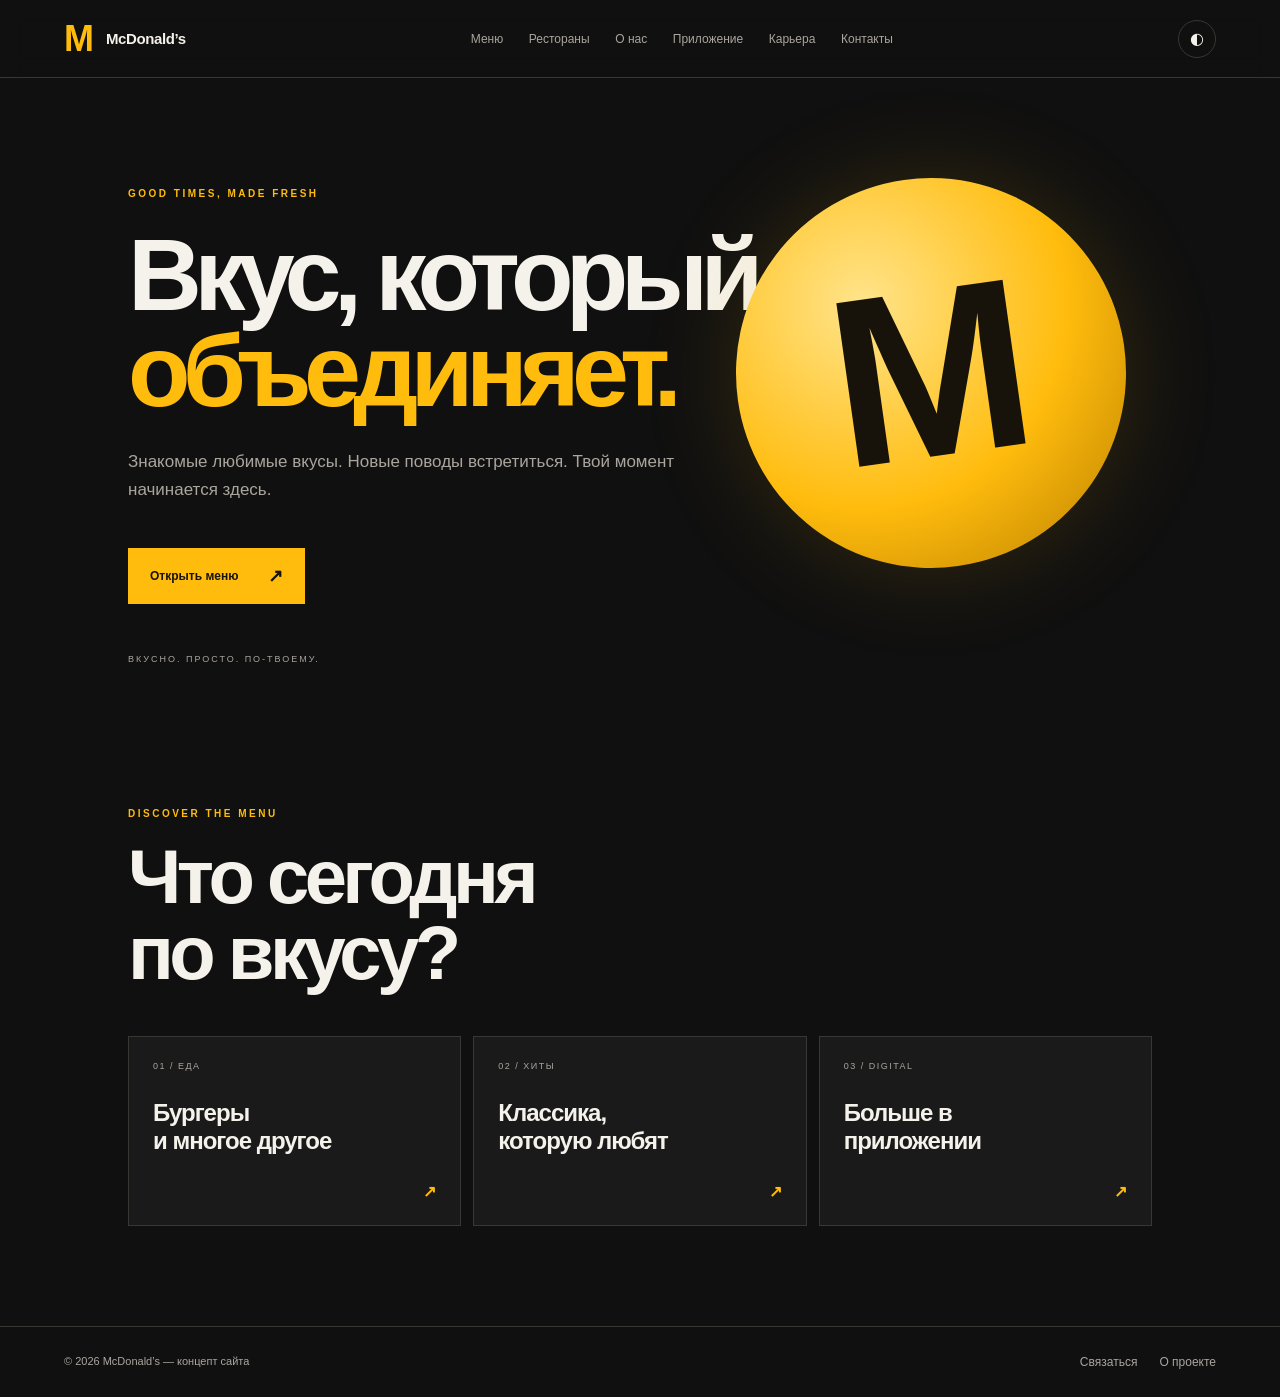
<file: index.html>
<!doctype html><html lang="ru"><head><meta charset="utf-8"><meta name="viewport" content="width=device-width,initial-scale=1"><meta name="theme-color" content="#101010"><title>McDonald's — Вкус момента</title><link rel="stylesheet" href="css/style.css"></head><body><header><a class="brand" href="index.html"><b>M</b><span>McDonald’s</span></a><nav><a href="menu.html">Меню</a><a href="locations.html">Рестораны</a><a href="about.html">О нас</a><a href="app.html">Приложение</a><a href="careers.html">Карьера</a><a href="contacts.html">Контакты</a></nav><button id="theme" aria-label="Сменить тему">◐</button></header><main><section class="hero"><p class="eyebrow">GOOD TIMES, MADE FRESH</p><h1>Вкус, который<br><em>объединяет.</em></h1><p class="lead">Знакомые любимые вкусы. Новые поводы встретиться. Твой момент начинается здесь.</p><a class="cta" href="menu.html">Открыть меню <span>↗</span></a><div class="orb">M</div><small class="hero-note">ВКУСНО. ПРОСТО. ПО-ТВОЕМУ.</small></section><section class="intro"><p class="eyebrow">DISCOVER THE MENU</p><h2>Что сегодня<br>по вкусу?</h2><div class="tiles"><a href="menu.html"><span>01 / ЕДА</span><strong>Бургеры<br>и многое другое</strong><b>↗</b></a><a href="product.html"><span>02 / ХИТЫ</span><strong>Классика,<br>которую любят</strong><b>↗</b></a><a href="app.html"><span>03 / DIGITAL</span><strong>Больше в<br>приложении</strong><b>↗</b></a></div></section></main><footer><span>© 2026 McDonald’s — концепт сайта</span><div><a href="contacts.html">Связаться</a><a href="about.html">О проекте</a></div></footer><script src="js/app.js"></script></body></html>
</file>
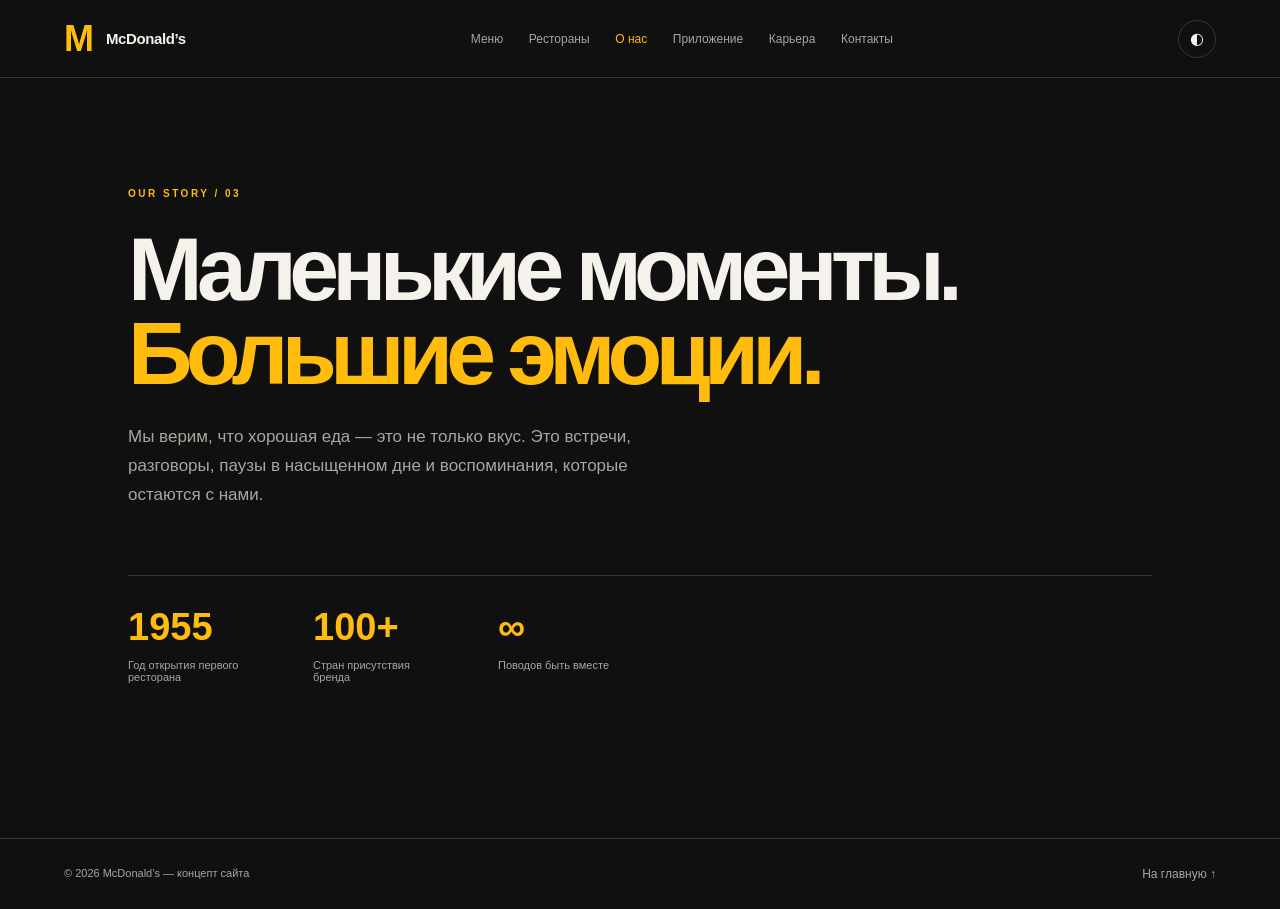
<file: about.html>
<!doctype html><html lang="ru"><head><meta charset="utf-8"><meta name="viewport" content="width=device-width,initial-scale=1"><title>О нас — McDonald's</title><link rel="stylesheet" href="css/style.css"></head><body><header><a class="brand" href="index.html"><b>M</b><span>McDonald’s</span></a><nav><a href="menu.html">Меню</a><a href="locations.html">Рестораны</a><a class="active" href="about.html">О нас</a><a href="app.html">Приложение</a><a href="careers.html">Карьера</a><a href="contacts.html">Контакты</a></nav><button id="theme">◐</button></header><main class="page"><p class="eyebrow">OUR STORY / 03</p><h1>Маленькие моменты.<br><em>Большие эмоции.</em></h1><p class="lead">Мы верим, что хорошая еда — это не только вкус. Это встречи, разговоры, паузы в насыщенном дне и воспоминания, которые остаются с нами.</p><div class="statline"><div><b>1955</b><span>Год открытия первого ресторана</span></div><div><b>100+</b><span>Стран присутствия бренда</span></div><div><b>∞</b><span>Поводов быть вместе</span></div></div></main><footer><span>© 2026 McDonald’s — концепт сайта</span><a href="index.html">На главную ↑</a></footer><script src="js/app.js"></script></body></html>
</file>
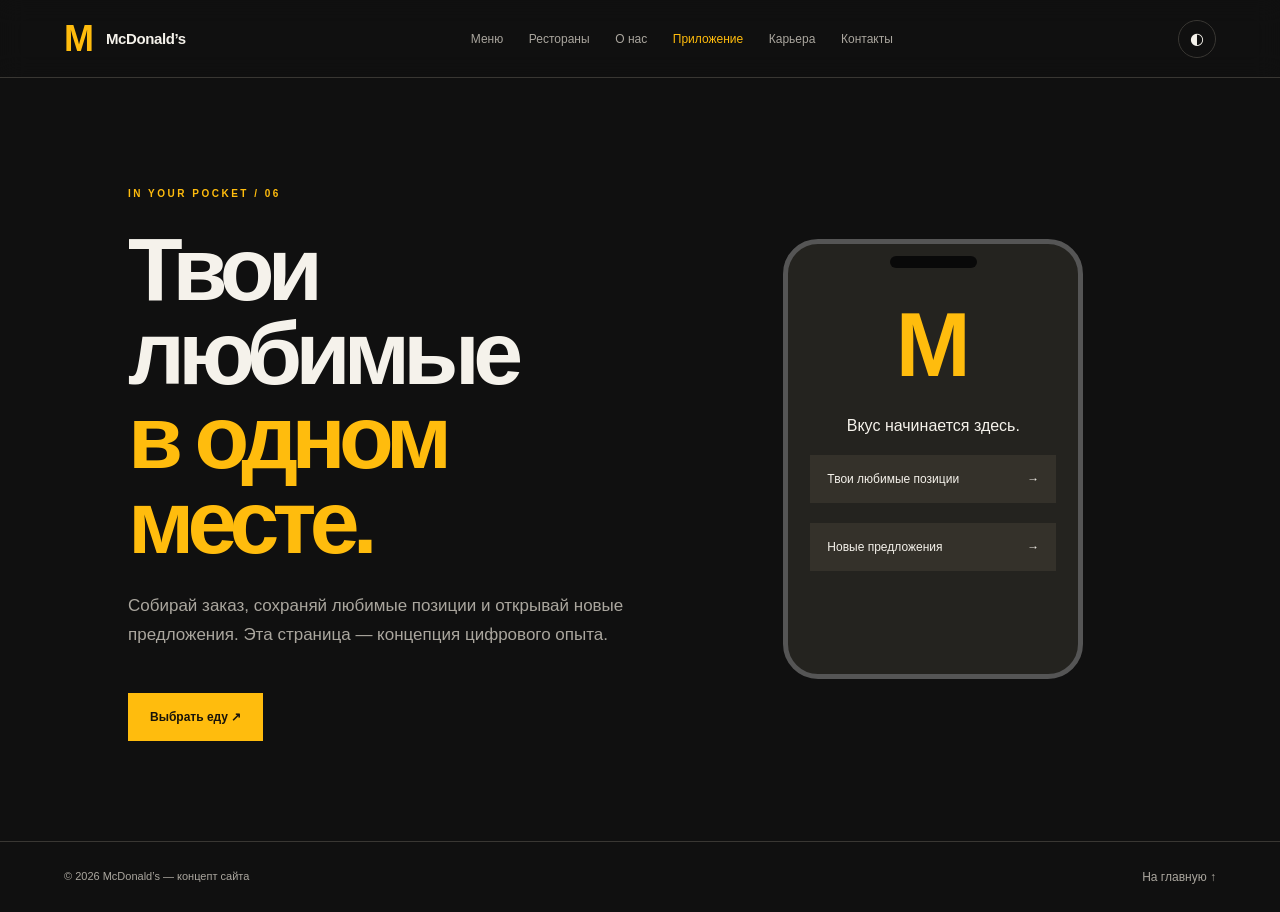
<file: app.html>
<!doctype html><html lang="ru"><head><meta charset="utf-8"><meta name="viewport" content="width=device-width,initial-scale=1"><title>Приложение — McDonald's</title><link rel="stylesheet" href="css/style.css"></head><body><header><a class="brand" href="index.html"><b>M</b><span>McDonald’s</span></a><nav><a href="menu.html">Меню</a><a href="locations.html">Рестораны</a><a href="about.html">О нас</a><a class="active" href="app.html">Приложение</a><a href="careers.html">Карьера</a><a href="contacts.html">Контакты</a></nav><button id="theme">◐</button></header><main class="page split"><div><p class="eyebrow">IN YOUR POCKET / 06</p><h1>Твои любимые<br><em>в одном месте.</em></h1><p class="lead">Собирай заказ, сохраняй любимые позиции и открывай новые предложения. Эта страница — концепция цифрового опыта.</p><a class="cta" href="menu.html">Выбрать еду ↗</a></div><div class="phone"><div class="phone-top"></div><b>M</b><span>Вкус начинается здесь.</span><div class="phone-row">Твои любимые позиции <strong>→</strong></div><div class="phone-row">Новые предложения <strong>→</strong></div></div></main><footer><span>© 2026 McDonald’s — концепт сайта</span><a href="index.html">На главную ↑</a></footer><script src="js/app.js"></script></body></html>
</file>
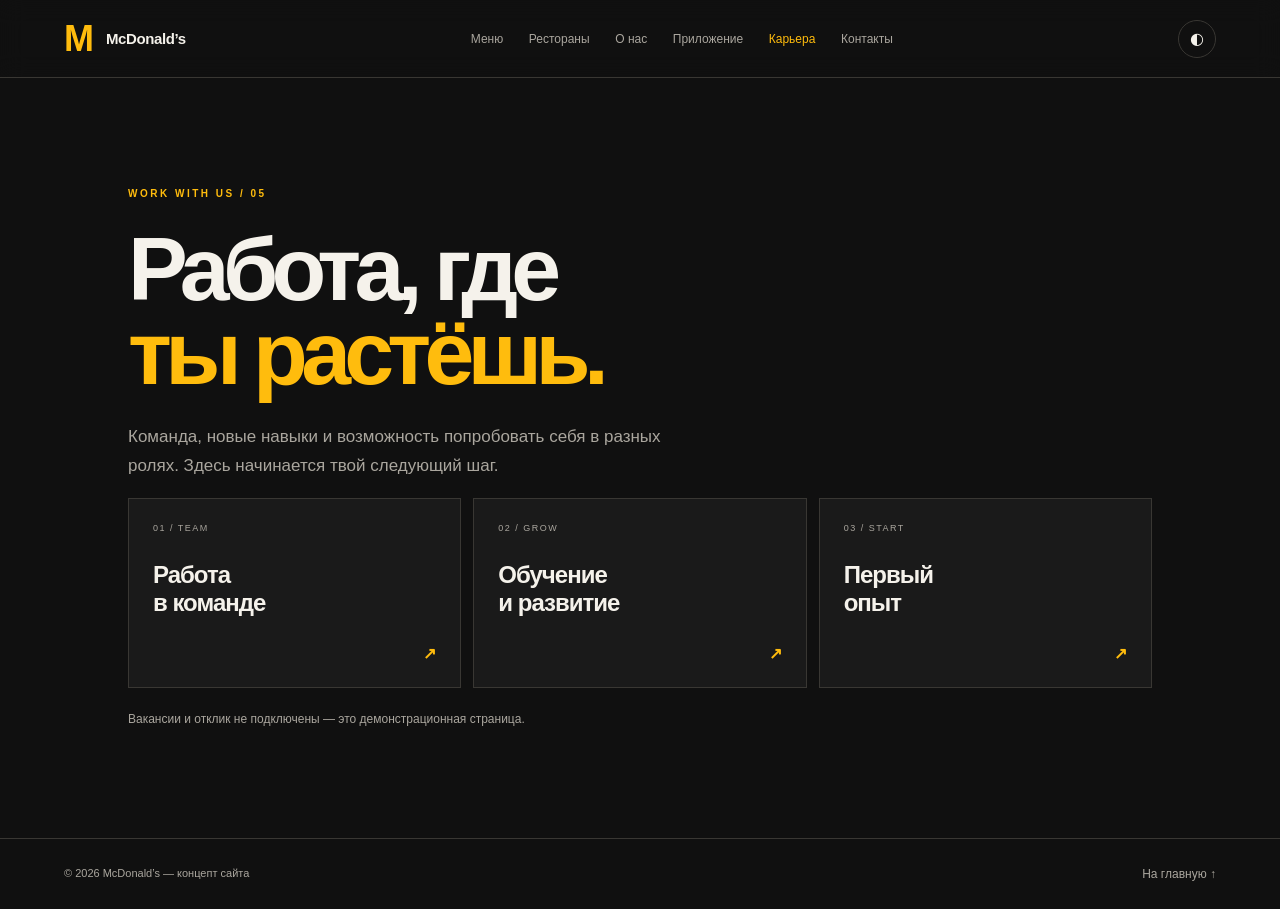
<file: careers.html>
<!doctype html><html lang="ru"><head><meta charset="utf-8"><meta name="viewport" content="width=device-width,initial-scale=1"><title>Карьера — McDonald's</title><link rel="stylesheet" href="css/style.css"></head><body><header><a class="brand" href="index.html"><b>M</b><span>McDonald’s</span></a><nav><a href="menu.html">Меню</a><a href="locations.html">Рестораны</a><a href="about.html">О нас</a><a href="app.html">Приложение</a><a class="active" href="careers.html">Карьера</a><a href="contacts.html">Контакты</a></nav><button id="theme">◐</button></header><main class="page"><p class="eyebrow">WORK WITH US / 05</p><h1>Работа, где<br><em>ты растёшь.</em></h1><p class="lead">Команда, новые навыки и возможность попробовать себя в разных ролях. Здесь начинается твой следующий шаг.</p><div class="tiles"><a><span>01 / TEAM</span><strong>Работа<br>в команде</strong><b>↗</b></a><a><span>02 / GROW</span><strong>Обучение<br>и развитие</strong><b>↗</b></a><a><span>03 / START</span><strong>Первый<br>опыт</strong><b>↗</b></a></div><p class="notice">Вакансии и отклик не подключены — это демонстрационная страница.</p></main><footer><span>© 2026 McDonald’s — концепт сайта</span><a href="index.html">На главную ↑</a></footer><script src="js/app.js"></script></body></html>
</file>
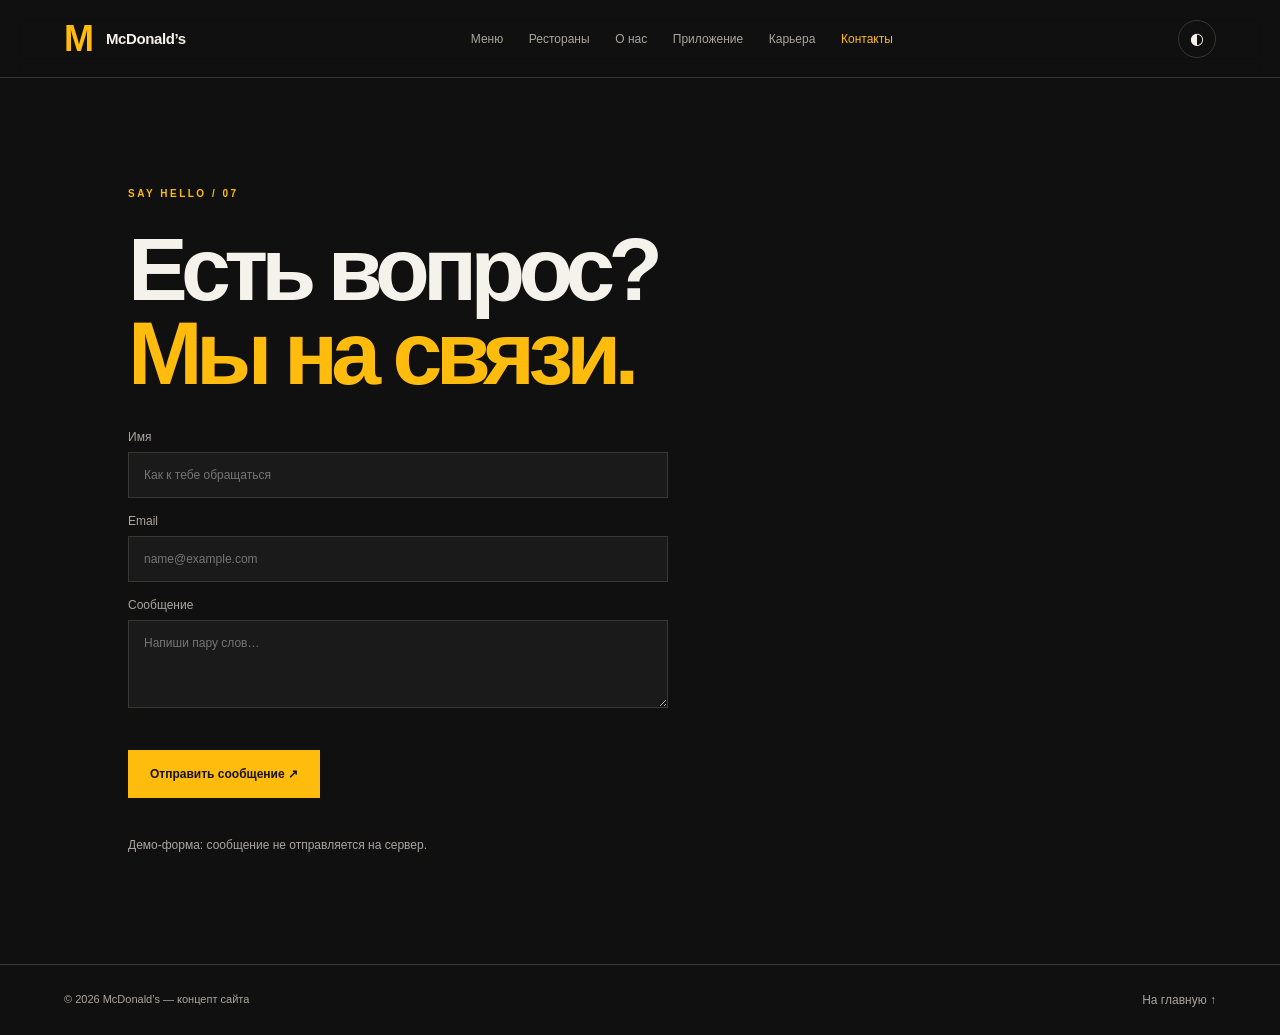
<file: contacts.html>
<!doctype html><html lang="ru"><head><meta charset="utf-8"><meta name="viewport" content="width=device-width,initial-scale=1"><title>Контакты — McDonald's</title><link rel="stylesheet" href="css/style.css"></head><body><header><a class="brand" href="index.html"><b>M</b><span>McDonald’s</span></a><nav><a href="menu.html">Меню</a><a href="locations.html">Рестораны</a><a href="about.html">О нас</a><a href="app.html">Приложение</a><a href="careers.html">Карьера</a><a class="active" href="contacts.html">Контакты</a></nav><button id="theme">◐</button></header><main class="page"><p class="eyebrow">SAY HELLO / 07</p><h1>Есть вопрос?<br><em>Мы на связи.</em></h1><form id="contact"><label>Имя<input required placeholder="Как к тебе обращаться"></label><label>Email<input type="email" required placeholder="name@example.com"></label><label>Сообщение<textarea required rows="4" placeholder="Напиши пару слов…"></textarea></label><button class="cta">Отправить сообщение ↗</button><p id="form-result" class="notice">Демо-форма: сообщение не отправляется на сервер.</p></form></main><footer><span>© 2026 McDonald’s — концепт сайта</span><a href="index.html">На главную ↑</a></footer><script src="js/app.js"></script></body></html>
</file>
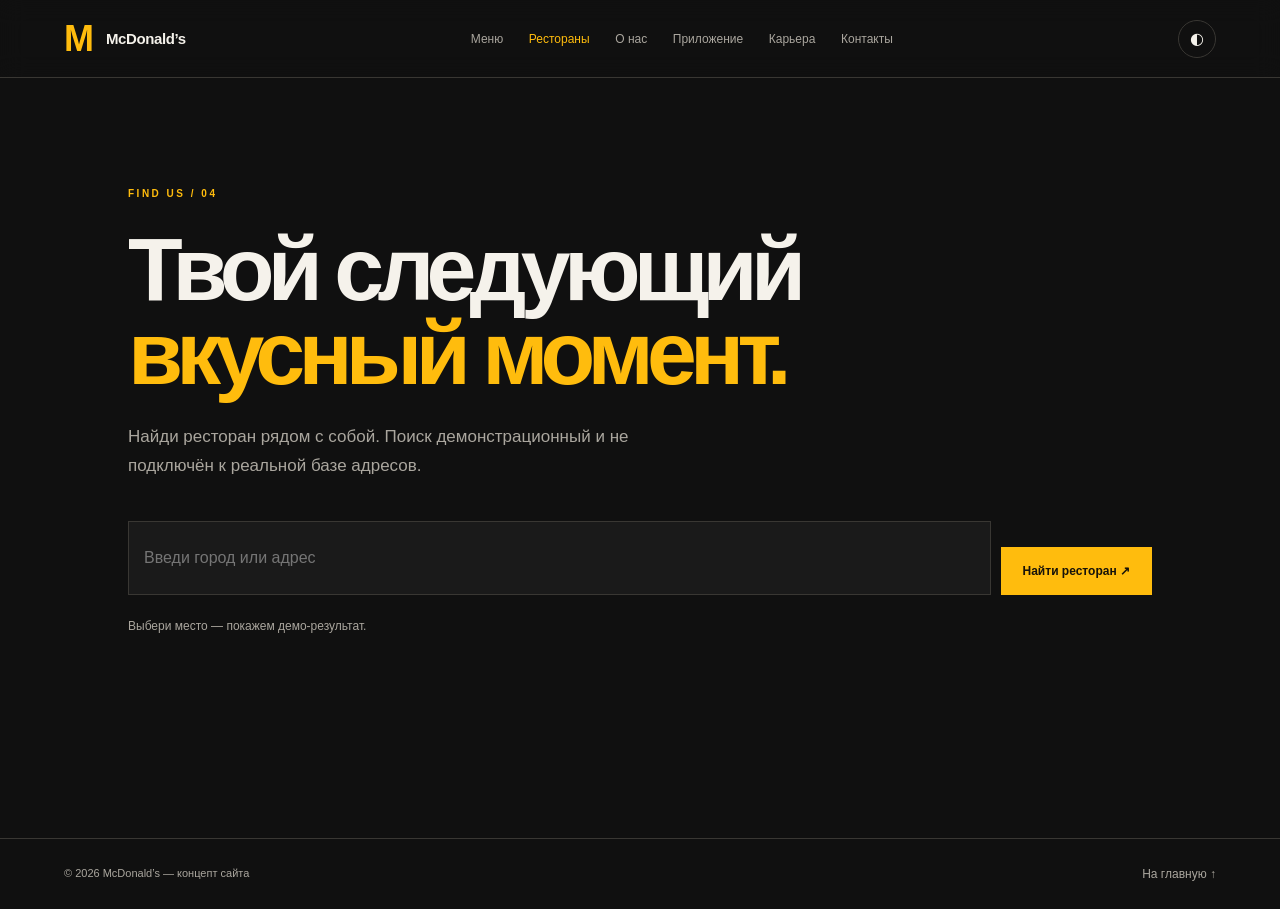
<file: locations.html>
<!doctype html><html lang="ru"><head><meta charset="utf-8"><meta name="viewport" content="width=device-width,initial-scale=1"><title>Рестораны — McDonald's</title><link rel="stylesheet" href="css/style.css"></head><body><header><a class="brand" href="index.html"><b>M</b><span>McDonald’s</span></a><nav><a href="menu.html">Меню</a><a class="active" href="locations.html">Рестораны</a><a href="about.html">О нас</a><a href="app.html">Приложение</a><a href="careers.html">Карьера</a><a href="contacts.html">Контакты</a></nav><button id="theme">◐</button></header><main class="page"><p class="eyebrow">FIND US / 04</p><h1>Твой следующий<br><em>вкусный момент.</em></h1><p class="lead">Найди ресторан рядом с собой. Поиск демонстрационный и не подключён к реальной базе адресов.</p><div class="toolbar"><input id="city" placeholder="Введи город или адрес"><button class="cta" id="find">Найти ресторан ↗</button></div><p id="location-result" class="notice">Выбери место — покажем демо-результат.</p></main><footer><span>© 2026 McDonald’s — концепт сайта</span><a href="index.html">На главную ↑</a></footer><script src="js/app.js"></script></body></html>
</file>
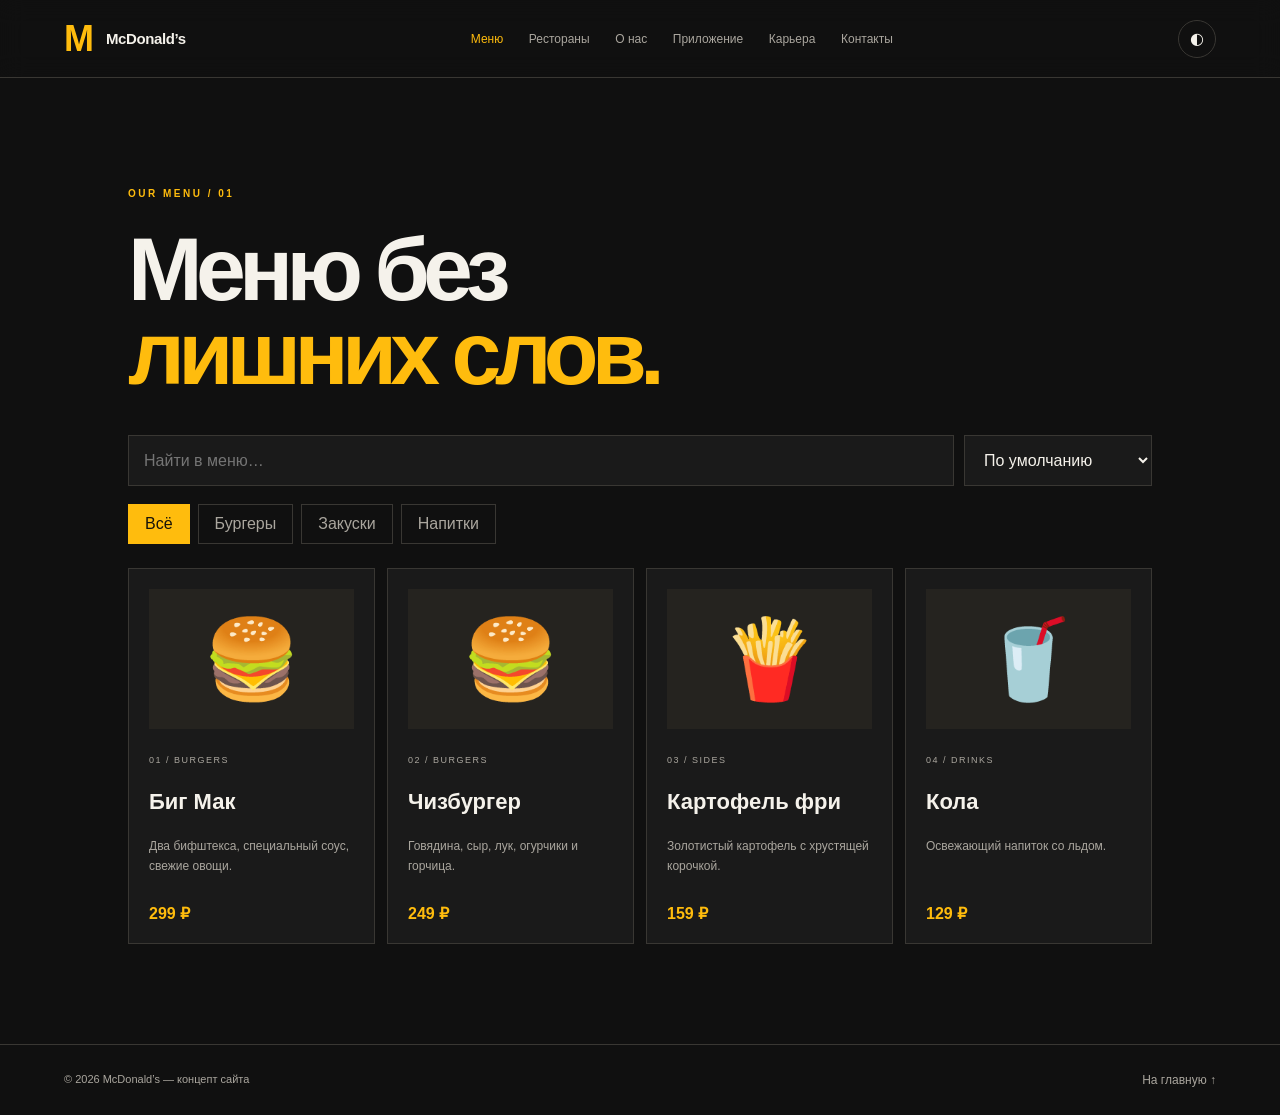
<file: menu.html>
<!doctype html><html lang="ru"><head><meta charset="utf-8"><meta name="viewport" content="width=device-width,initial-scale=1"><title>Меню — McDonald's</title><link rel="stylesheet" href="css/style.css"></head><body><header><a class="brand" href="index.html"><b>M</b><span>McDonald’s</span></a><nav><a class="active" href="menu.html">Меню</a><a href="locations.html">Рестораны</a><a href="about.html">О нас</a><a href="app.html">Приложение</a><a href="careers.html">Карьера</a><a href="contacts.html">Контакты</a></nav><button id="theme">◐</button></header><main class="page"><p class="eyebrow">OUR MENU / 01</p><h1>Меню без<br><em>лишних слов.</em></h1><div class="toolbar"><input id="search" placeholder="Найти в меню…"><select id="sort"><option value="default">По умолчанию</option><option value="asc">Сначала дешевле</option><option value="desc">Сначала дороже</option></select></div><div class="filters"><button class="filter active" data-filter="all">Всё</button><button class="filter" data-filter="burger">Бургеры</button><button class="filter" data-filter="snack">Закуски</button><button class="filter" data-filter="drink">Напитки</button></div><div class="products" id="products"><article data-category="burger" data-price="299"><div class="food">🍔</div><small>01 / BURGERS</small><h3>Биг Мак</h3><p>Два бифштекса, специальный соус, свежие овощи.</p><b>299 ₽</b></article><article data-category="burger" data-price="249"><div class="food">🍔</div><small>02 / BURGERS</small><h3>Чизбургер</h3><p>Говядина, сыр, лук, огурчики и горчица.</p><b>249 ₽</b></article><article data-category="snack" data-price="159"><div class="food">🍟</div><small>03 / SIDES</small><h3>Картофель фри</h3><p>Золотистый картофель с хрустящей корочкой.</p><b>159 ₽</b></article><article data-category="drink" data-price="129"><div class="food">🥤</div><small>04 / DRINKS</small><h3>Кола</h3><p>Освежающий напиток со льдом.</p><b>129 ₽</b></article></div><p id="empty" hidden>Ничего не найдено. Попробуй изменить запрос.</p></main><footer><span>© 2026 McDonald’s — концепт сайта</span><a href="index.html">На главную ↑</a></footer><script src="js/app.js"></script></body></html>
</file>
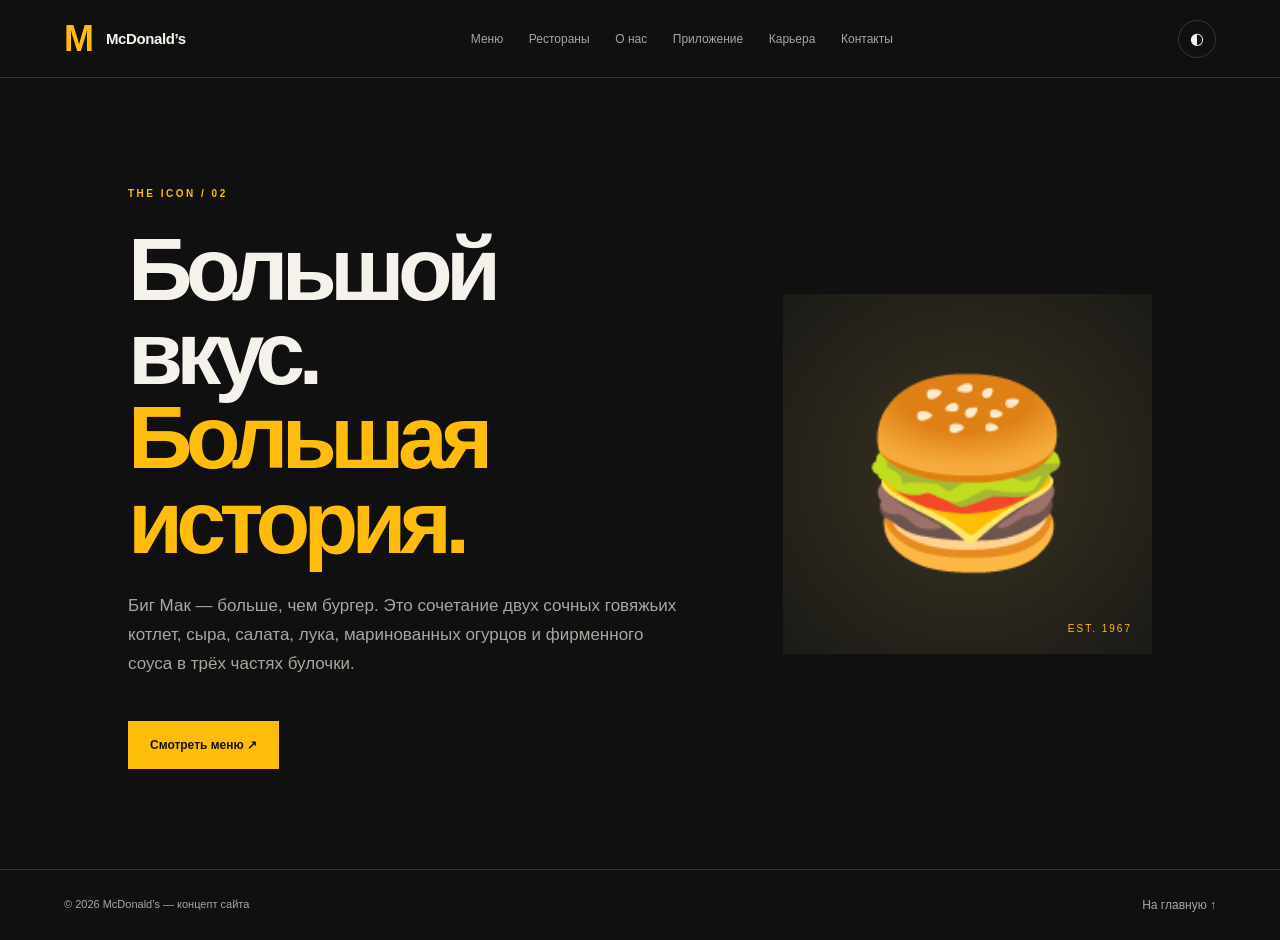
<file: product.html>
<!doctype html><html lang="ru"><head><meta charset="utf-8"><meta name="viewport" content="width=device-width,initial-scale=1"><title>Хиты — McDonald's</title><link rel="stylesheet" href="css/style.css"></head><body><header><a class="brand" href="index.html"><b>M</b><span>McDonald’s</span></a><nav><a href="menu.html">Меню</a><a href="locations.html">Рестораны</a><a href="about.html">О нас</a><a href="app.html">Приложение</a><a href="careers.html">Карьера</a><a href="contacts.html">Контакты</a></nav><button id="theme">◐</button></header><main class="page split"><div><p class="eyebrow">THE ICON / 02</p><h1>Большой вкус.<br><em>Большая история.</em></h1><p class="lead">Биг Мак — больше, чем бургер. Это сочетание двух сочных говяжьих котлет, сыра, салата, лука, маринованных огурцов и фирменного соуса в трёх частях булочки.</p><a class="cta" href="menu.html">Смотреть меню ↗</a></div><div class="feature-art">🍔<span>EST. 1967</span></div></main><footer><span>© 2026 McDonald’s — концепт сайта</span><a href="index.html">На главную ↑</a></footer><script src="js/app.js"></script></body></html>
</file>
<file: css/style.css>
:root{color-scheme:dark;--bg:#101010;--panel:#1a1a1a;--fg:#f5f2eb;--muted:#aaa69e;--accent:#ffbc0d;--line:#393733}*{box-sizing:border-box}html{scroll-behavior:smooth}body{margin:0;background:var(--bg);color:var(--fg);font-family:Arial,Helvetica,sans-serif;transition:background .25s,color .25s}body.light{--bg:#f3f0e9;--panel:#fff;--fg:#171717;--muted:#666;--line:#d4d0c8}a{color:inherit;text-decoration:none}header{height:78px;padding:0 5vw;display:flex;align-items:center;justify-content:space-between;border-bottom:1px solid var(--line);position:sticky;top:0;background:color-mix(in srgb,var(--bg) 94%,transparent);backdrop-filter:blur(12px);z-index:5}.brand{display:flex;align-items:center;gap:12px;font-weight:700}.brand b{font-size:36px;line-height:1;color:var(--accent);font-family:Arial Black,Arial}.brand span{font-size:15px;letter-spacing:-.4px}nav{display:flex;gap:clamp(12px,2vw,30px)}nav a,footer a{font-size:12px;color:var(--muted);transition:color .2s}nav a:hover,nav a.active,footer a:hover{color:var(--accent)}button,input,textarea,select{font:inherit}header button{border:1px solid var(--line);background:none;color:var(--fg);border-radius:50%;width:38px;height:38px;cursor:pointer}.hero{min-height:620px;padding:100px 10vw 70px;position:relative;overflow:hidden}.eyebrow{font-size:10px;letter-spacing:2.5px;color:var(--accent);font-weight:bold}.hero h1,.page h1{font-size:clamp(52px,8vw,112px);line-height:.94;letter-spacing:-.075em;margin:28px 0}.hero h1 em,.page h1 em,h2 em{color:var(--accent);font-style:normal}.lead{font-size:17px;line-height:1.7;color:var(--muted);max-width:560px}.cta{display:inline-flex;align-items:center;gap:30px;margin-top:26px;padding:17px 22px;background:var(--accent);color:#17130a;border:0;font-weight:700;font-size:12px;cursor:pointer}.cta span{font-size:18px}.orb{position:absolute;right:12%;top:100px;width:min(36vw,390px);aspect-ratio:1;border-radius:50%;display:grid;place-items:center;font-size:clamp(100px,20vw,240px);font-weight:900;color:#17130a;background:radial-gradient(circle at 35% 30%,#ffe48b,var(--accent) 55%,#b77d00);box-shadow:0 0 100px #ffbc0d25;transform:rotate(-8deg)}.hero-note{position:absolute;bottom:34px;left:10vw;color:var(--muted);letter-spacing:2px;font-size:9px}.intro,.page{padding:100px 10vw}.intro h2{font-size:clamp(42px,6vw,76px);letter-spacing:-.06em;line-height:1;margin:20px 0 45px}.tiles{display:grid;grid-template-columns:repeat(3,1fr);gap:12px}.tiles>a{background:var(--panel);border:1px solid var(--line);min-height:190px;padding:24px;display:flex;flex-direction:column;align-items:flex-start;justify-content:space-between;transition:transform .25s,border-color .25s}.tiles>a:hover{transform:translateY(-5px);border-color:var(--accent)}.tiles span,.products small{font-size:9px;letter-spacing:1.5px;color:var(--muted)}.tiles strong{font-size:24px;letter-spacing:-1px}.tiles b{color:var(--accent);align-self:flex-end}footer{padding:28px 5vw;border-top:1px solid var(--line);display:flex;justify-content:space-between;color:var(--muted);font-size:11px}footer div{display:flex;gap:22px}.page{min-height:calc(100vh - 140px)}.page h1{font-size:clamp(48px,7vw,90px)}.toolbar{display:flex;gap:10px;margin:40px 0 18px}.toolbar input,.toolbar select,input,textarea{background:var(--panel);border:1px solid var(--line);color:var(--fg);padding:15px;outline:none}.toolbar input{flex:1}.filters{display:flex;gap:8px;margin-bottom:24px}.filter{padding:10px 16px;background:none;color:var(--muted);border:1px solid var(--line);cursor:pointer}.filter.active{background:var(--accent);color:#17130a;border-color:var(--accent)}.products{display:grid;grid-template-columns:repeat(4,1fr);gap:12px}.products article{background:var(--panel);border:1px solid var(--line);padding:20px}.food{height:140px;display:grid;place-items:center;font-size:78px;background:#25231f;margin-bottom:20px}.products h3{font-size:22px}.products p{font-size:12px;line-height:1.6;color:var(--muted);min-height:55px}.products article>b{color:var(--accent)}.split{display:grid;grid-template-columns:1.2fr .8fr;gap:8vw;align-items:center}.feature-art{min-height:360px;background:radial-gradient(circle,#3b3321,#1b1a17);display:grid;place-items:center;font-size:180px;position:relative}.feature-art span{position:absolute;bottom:20px;right:20px;font-size:10px;letter-spacing:2px;color:var(--accent)}.statline{display:flex;gap:55px;margin-top:65px;border-top:1px solid var(--line);padding-top:30px}.statline div{display:flex;flex-direction:column;gap:10px}.statline b{font-size:38px;color:var(--accent)}.statline span{font-size:11px;color:var(--muted);max-width:130px}.notice{color:var(--muted);font-size:12px;margin-top:24px}.phone{background:#24231f;border:5px solid #555;border-radius:35px;max-width:300px;min-height:440px;padding:50px 22px 22px;display:flex;flex-direction:column;gap:20px;position:relative}.phone-top{position:absolute;top:12px;left:35%;width:30%;height:12px;border-radius:10px;background:#090909}.phone>b{font-size:90px;color:var(--accent);text-align:center}.phone>span{text-align:center}.phone-row{padding:17px;background:#34312a;font-size:12px;display:flex;justify-content:space-between}form{max-width:540px;display:grid;gap:16px;margin-top:35px}form label{display:grid;gap:8px;font-size:12px;color:var(--muted)}form input,form textarea{width:100%;resize:vertical}form .cta{justify-self:start}body.reveal main>*{animation:rise .6s both}body.reveal main>*:nth-child(2){animation-delay:.08s}body.reveal main>*:nth-child(3){animation-delay:.16s}@keyframes rise{from{opacity:0;transform:translateY(16px)}to{opacity:1;transform:none}}@media(max-width:760px){header{height:auto;min-height:70px;flex-wrap:wrap;padding:14px 5vw;gap:12px}nav{order:3;width:100%;overflow:auto;padding:8px 0 4px}nav a{white-space:nowrap}.hero{padding:75px 7vw 90px;min-height:620px}.hero h1{font-size:62px}.orb{top:310px;right:8%;width:220px;opacity:.8}.intro,.page{padding:70px 7vw}.tiles,.products{grid-template-columns:repeat(2,1fr)}.split{grid-template-columns:1fr}.feature-art{min-height:250px;font-size:130px}.statline{gap:20px}.statline b{font-size:28px}.toolbar{flex-wrap:wrap}.toolbar input{min-width:100%}footer{gap:18px;flex-direction:column}}@media(max-width:420px){.tiles,.products{grid-template-columns:1fr}.hero h1{font-size:54px}.statline{flex-wrap:wrap}}
</file>
